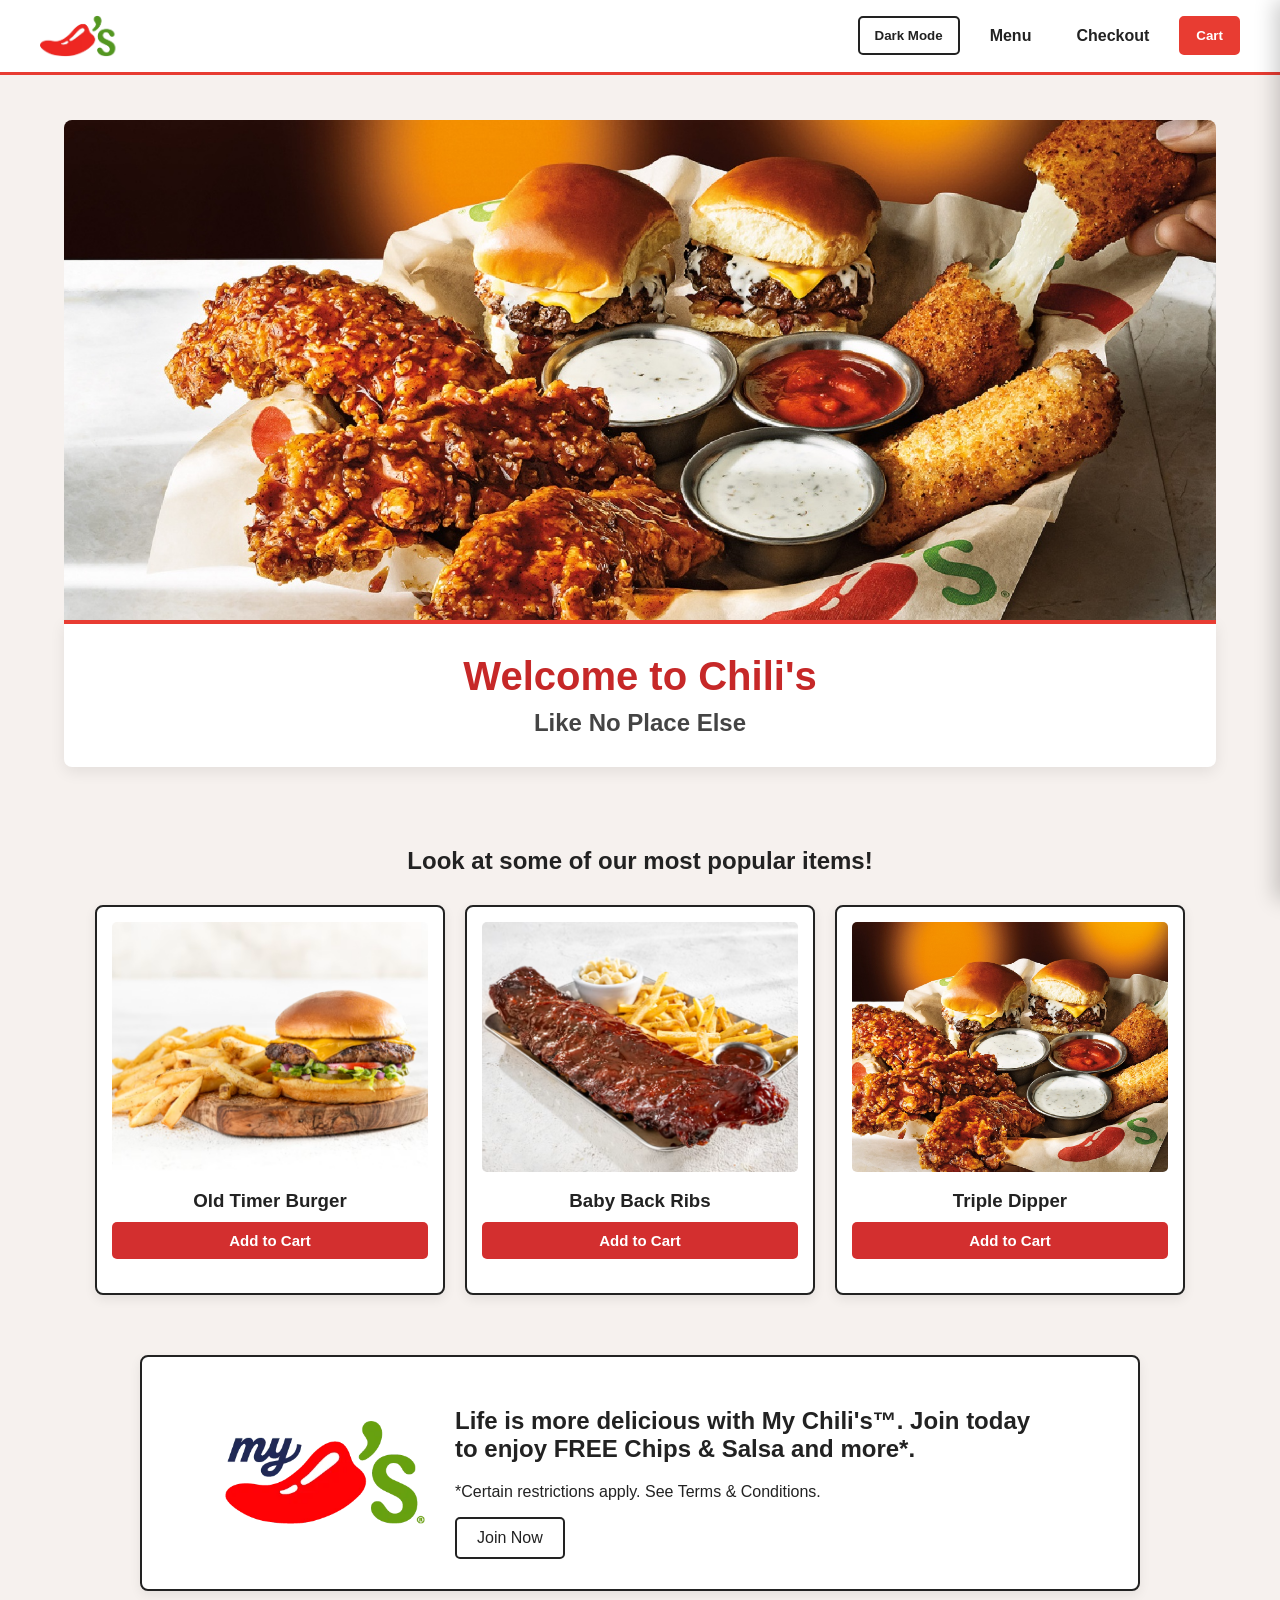
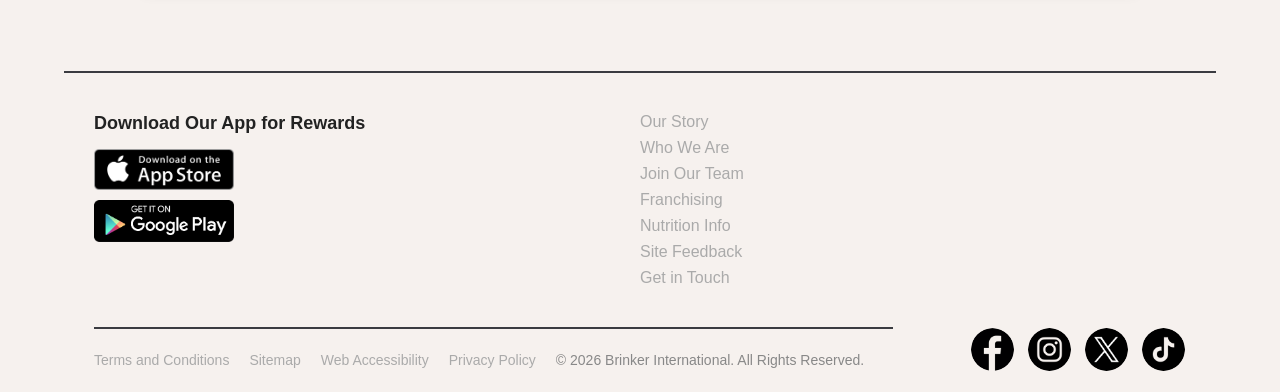
<file: index.html>
<!DOCTYPE html>
<html lang="en">

<head>
    <meta charset="UTF-8">
    <meta name="viewport" content="width=device-width, initial-scale=1.0">
    <title>Chili's</title>
    <link rel="stylesheet" href="shared/style.css">
</head>

<body>

    <header class="site-header">
        <nav class="main-nav">

            <a href="index.html">
                <img
                    src="assets/icons/main-icon.png"
                    alt="Chili's Home"
                    class="chilis-logo"
                >
            </a>

            <div class="nav-links">
                <button class="theme-btn" onclick="switchTheme()">
                    Dark Mode
                </button>

                <a href="pages/menu/index.html">Menu</a>
                <a href="pages/checkout/index.html">Checkout</a>

                <button class="cart-btn" id="cartBtn" type="button">
                    Cart
                </button>
            </div>

        </nav>
    </header>


    <main>

        <!-- Section -->
        <section class="section">

            <img
                src="assets/images/hero-img.jpg"
                alt="Chili's Triple Dipper"
                class="section-img"
            >

            <div class="section-content">
                <h1>Welcome to Chili's</h1>
                <h2>Like No Place Else</h2>
            </div>

        </section>


        <!-- Popular Items -->
        <section class="promo-content">

            <h2>Look at some of our most popular items!</h2>

            <div class="promo-items">

                <article class="promo-item">
                    <img
                        src="assets/images/Oldtimer burger.png"
                        alt="Old Timer Burger"
                    >
                    <h3>Old Timer Burger</h3> 
                    <button class="promo-add-btn" onclick="addToCart('burger')">Add to Cart</button>
                </article>

                <article class="promo-item">
                    <img
                        src="assets/images/Baby-Back-Ribs.png"
                        alt="Baby Back Ribs"
                    >
                    <h3>Baby Back Ribs</h3>
                    <button class="promo-add-btn" onclick="addToCart('baby back ribs')">Add to Cart</button>
                </article>

                <article class="promo-item">
                    <img
                        src="assets/images/hero-img.jpg"
                        alt="Triple Dipper"
                    >
                    <h3>Triple Dipper</h3>
                    <button class="promo-add-btn" onclick="addToCart('triple-dipper')">Add to Cart</button>
                </article>

            </div>

        </section>


        <!-- My Chili's -->
        <section class="my-chilis">

            <img
                src="assets/icons/my-chilis.webp"
                alt="My Chili's"
            >

            <div class="my-chilis-content">

                <h2>
                    Life is more delicious with My Chili's™.
                    Join today to enjoy FREE Chips & Salsa and more*.
                </h2>

                <p>
                    *Certain restrictions apply. See Terms & Conditions.
                </p>

                <a
                    href="https://www.chilis.com/register?section=join-now"
                    class="join-btn"
                    target="_blank"
                >
                    Join Now
                </a>

            </div>

        </section>

    </main>


   <!-- Footer -->
<footer class="footer">

    <!-- App -->
    <section class="footer-app">

        <h2>Download Our App for Rewards</h2>

        <a
            href="https://apps.apple.com/us/app/chilis/id464383246"
            target="_blank"
        >
            <img
                src="assets/icons/app-store-download.webp"
                alt="Download Chili's on the App Store"
            >
        </a>

        <a
            href="https://play.google.com/store/apps/details?id=com.brinker.chilis&pli=1"
            target="_blank"
            rel="noopener noreferrer"
        >
            <img
                src="assets/icons/android-download.png"
                alt="Download Chili's on Google Play"
            >
        </a>

    </section>


    <!-- Footer Links -->
    <nav class="footer-links">

        <a href="https://www.chilisjobs.com/our-story/" target="_blank">
            Our Story
        </a>

        <a href="https://www.chilis.com/who-we-are" target="_blank">
            Who We Are
        </a>

        <a href="https://www.chilisjobs.com/" target="_blank">
            Join Our Team
        </a>

        <a href="https://brinker.com/franchise" target="_blank">
            Franchising
        </a>

        <a href="https://restaurant.nutritionix.com/chilis/landing" target="_blank">
            Nutrition Info
        </a>

        <a href="https://chilis.qualtrics.com/jfe/form/SV_3VMPMsu61xSM5hk" target="_blank">
            Site Feedback
        </a>

        <a href="https://www.chilis.com/contact-us" target="_blank">
            Get in Touch
        </a>

    </nav>


    <!-- Social -->
    <section class="social">

        <a href="https://www.facebook.com/Chilis/" target="_blank">
            <img src="assets/icons/facebook.png" alt="Facebook">
        </a>

        <a href="https://www.instagram.com/chilis/" target="_blank">
            <img src="assets/icons/instagram.png" alt="Instagram">
        </a>

        <a href="https://twitter.com/chilis/" target="_blank">
            <img src="assets/icons/x.png" alt="X">
        </a>

        <a href="https://www.tiktok.com/@chilisofficial" target="_blank">
            <img src="assets/icons/tiktok.png" alt="TikTok">
        </a>

    </section>


    <!-- Legal -->
    <nav class="footer-legal">

        <a href="https://brinker.com/terms-and-conditions" target="_blank">
            Terms and Conditions
        </a>

        <a href="https://www.chilis.com/site-map" target="_blank">
            Sitemap
        </a>

        <a href="https://www.chilis.com/web-accessibility" target="_blank">
            Web Accessibility
        </a>

        <a href="https://brinker.com/privacy" target="_blank">
            Privacy Policy
        </a>

        <p>&copy; 2026 Brinker International. All Rights Reserved.</p>

    </nav>

</footer>
    <div id="cartMessage" class="cart-message">
    Item added to cart!
    </div>
    <script src="pages/menu/menu-data.js"></script>
    <script src="shared/app.js"></script>
</body>
</html>
</file>
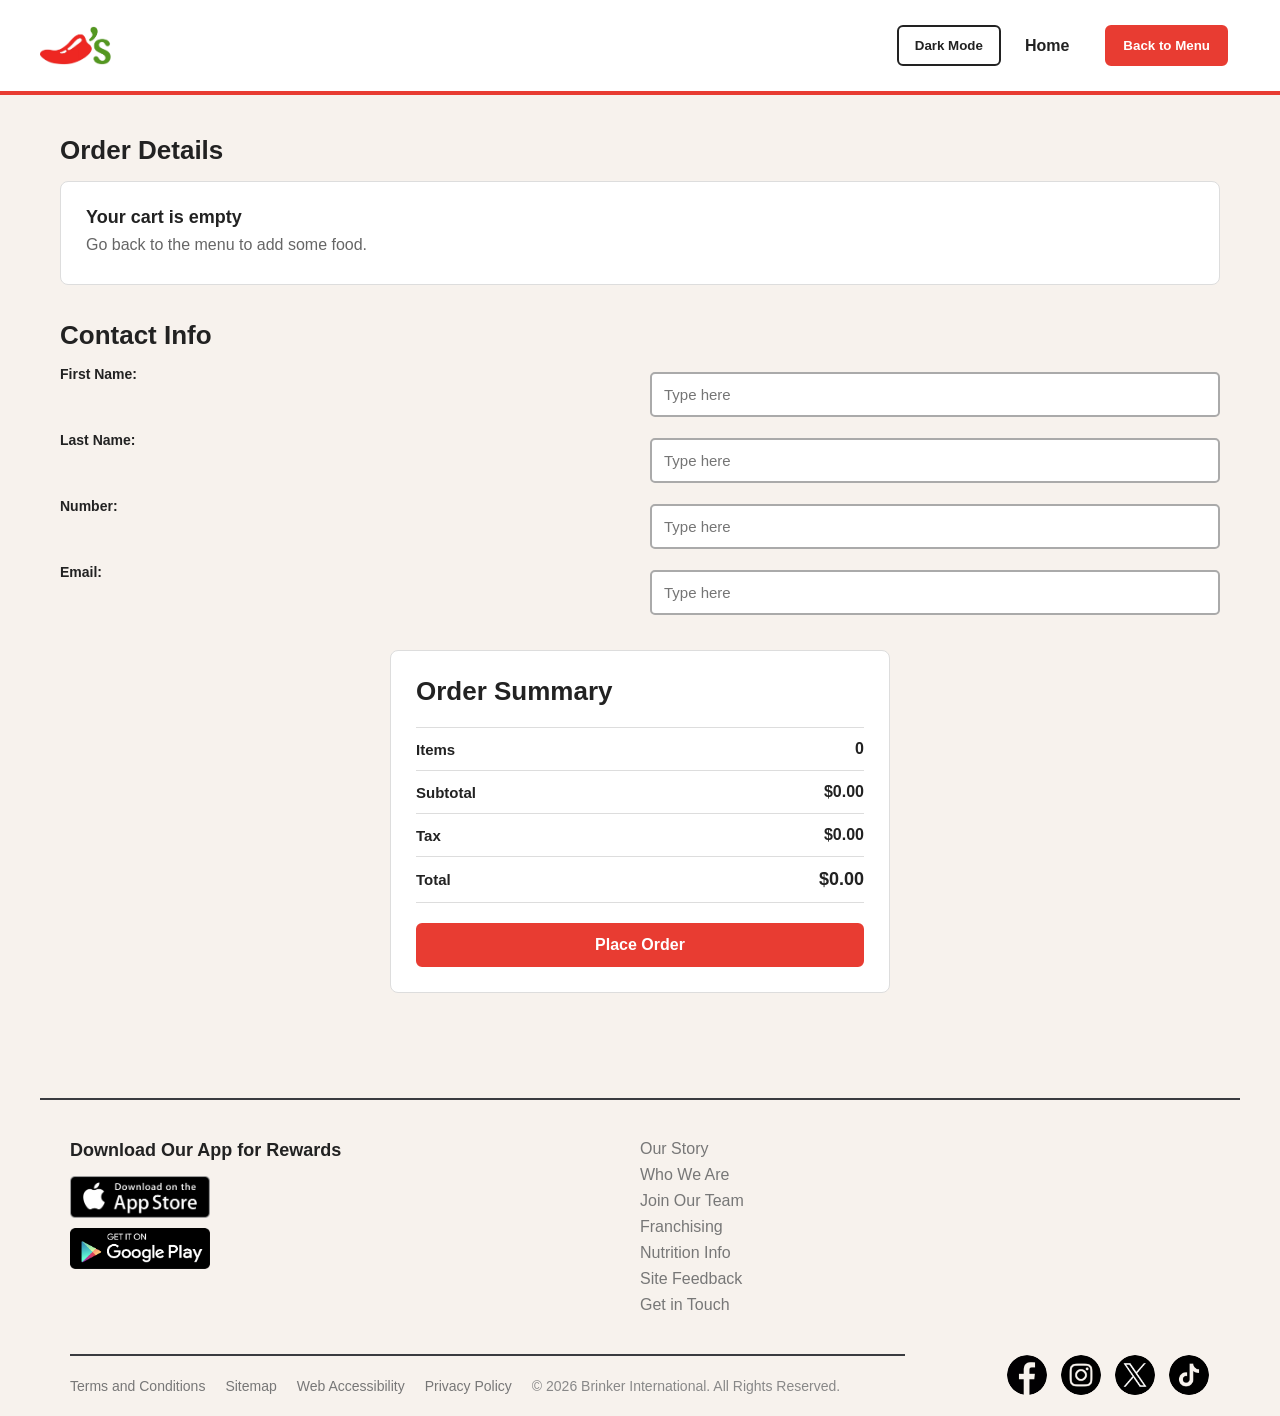
<file: pages/checkout/index.html>
<!DOCTYPE html>
<html lang="en">
<head>
    <meta charset="UTF-8">
    <meta name="viewport" content="width=device-width, initial-scale=1.0">
    <title>Checkout</title>
    <!-- <link rel="stylesheet" href="../../shared/style.css"> -->
    <link rel="stylesheet" href="../checkout/checkout.css">
</head>
<body>
    <header class="site-header">
        <nav class="main-nav">

            <a href="../../index.html">
                <img
                    src="../../assets/icons/main-icon.png"
                    alt="Chili's Home"
                    class="chilis-logo"
                >
            </a>

            <div class="nav-links">
                <button class="theme-btn" onclick="switchTheme()">
                    Dark Mode
                </button>

                <a href="../../index.html">Home</a>

                <a href="../menu/index.html">
                    <button class="menu-btn" id="menuBtn" type="button">
                    Back to Menu
                    </button>
                </a>
            </div>

        </nav>
    </header>

    <main>
        <section class="order-details">
            <div class="left-column">
                <div class="option">
                    <h1>Order Details</h1>
                </div>
                <div id="details" class="details">
                </div>
            </div>
        </section>

        <section class="contact-info">
            <h1>Contact Info</h1>
            <form>
                <label for="fname">First Name:</label>
                <input type="text" id="fname" name="fname" placeholder="Type here">

                <label for="lname">Last Name:</label>
                <input type="text" id="lname" name="lname" placeholder="Type here">

                <label for="number">Number:</label>
                <input type="text" id="number" name="number" placeholder="Type here">

                <label for="email">Email:</label>
                <input type="text" id="email" name="email" placeholder="Type here">
            </form>
        </section>

        <section class="order-summary">
            <div class="summary">
                <h1>Order Summary</h1>
                <div id="summaryInfo" class="summaryInfo">
                    
                </div>
                <button class="order-btn" id="orderBtn" type="button">
                    Place Order
                </button>
            </div>
        </section>
    </main>

       <!-- Footer -->
<footer class="footer">

    <!-- App -->
    <section class="footer-app">

        <h2>Download Our App for Rewards</h2>

        <a
            href="https://apps.apple.com/us/app/chilis/id464383246"
            target="_blank"
        >
            <img
                src="../../assets/icons/app-store-download.webp"
                alt="Download Chili's on the App Store"
            >
        </a>

        <a
            href="https://play.google.com/store/apps/details?id=com.brinker.chilis&pli=1"
            target="_blank"
            rel="noopener noreferrer"
        >
            <img
                src="../../assets/icons/android-download.png"
                alt="Download Chili's on Google Play"
            >
        </a>

    </section>


    <!-- Footer Links -->
    <nav class="footer-links">

        <a href="https://www.chilisjobs.com/our-story/" target="_blank">
            Our Story
        </a>

        <a href="https://www.chilis.com/who-we-are" target="_blank">
            Who We Are
        </a>

        <a href="https://www.chilisjobs.com/" target="_blank">
            Join Our Team
        </a>

        <a href="https://brinker.com/franchise" target="_blank">
            Franchising
        </a>

        <a href="https://restaurant.nutritionix.com/chilis/landing" target="_blank">
            Nutrition Info
        </a>

        <a href="https://chilis.qualtrics.com/jfe/form/SV_3VMPMsu61xSM5hk" target="_blank">
            Site Feedback
        </a>

        <a href="https://www.chilis.com/contact-us" target="_blank">
            Get in Touch
        </a>

    </nav>


    <!-- Social -->
    <section class="social">

        <a href="https://www.facebook.com/Chilis/" target="_blank">
            <img src="../../assets/icons/facebook.png" alt="Facebook">
        </a>

        <a href="https://www.instagram.com/chilis/" target="_blank">
            <img src="../../assets/icons/instagram.png" alt="Instagram">
        </a>

        <a href="https://twitter.com/chilis/" target="_blank">
            <img src="../../assets/icons/x.png" alt="X">
        </a>

        <a href="https://www.tiktok.com/@chilisofficial" target="_blank">
            <img src="../../assets/icons/tiktok.png" alt="TikTok">
        </a>

    </section>


    <!-- Legal -->
    <nav class="footer-legal">

        <a href="https://brinker.com/terms-and-conditions" target="_blank">
            Terms and Conditions
        </a>

        <a href="https://www.chilis.com/site-map" target="_blank">
            Sitemap
        </a>

        <a href="https://www.chilis.com/web-accessibility" target="_blank">
            Web Accessibility
        </a>

        <a href="https://brinker.com/privacy" target="_blank">
            Privacy Policy
        </a>

        <p>&copy; 2026 Brinker International. All Rights Reserved.</p>

    </nav>
</footer>
<script src="../menu/menu-data.js"></script>
<script src="../checkout/checkout.js"></script>

</body>
</html>
</file>
<file: shared/style.css>
* {
    box-sizing: border-box;
}

body {
    margin: 0;
    font-family: Arial, sans-serif;
    background-color: #f6f1ee;
    color: #222;
    transition: background-color 0.3s, color 0.3s;
}

img {
    max-width: 100%;
    display: block;
}

a {
    color: inherit;
}

a:hover {
    color: #e83c32;
}


/* darkmode */

body.dark-mode {
    background-color: #222;
    color: #f6f1ee;
}

body.dark-mode .site-header {
    background-color: #2d2d2d;
}

body.dark-mode main {
    background-color: #222;
}

body.dark-mode .section-content {
    background-color: #2d2d2d;
}

body.dark-mode .section-content h2 {
    color: #ddd;
}

body.dark-mode .promo-item {
    background-color: #2d2d2d;
}

body.dark-mode .my-chilis {
    background-color: #2d2d2d;
}

body.dark-mode .footer {
    background-color: #222;
}

body.dark-mode .footer-app h2 {
    color: #f5f5f5;
}

body.dark-mode .footer-links a,
body.dark-mode .footer-legal a {
    color: #aaa;
}

body.dark-mode .footer-links a:hover,
body.dark-mode .footer-legal a:hover {
    color: #e83c32;
}

body.dark-mode .social img {
    background-color: #f5f5f5;
}


/* header */

.site-header {
    border-bottom: 3px solid #e83c32;
    padding: 15px 30px;
    background-color: white;
    box-shadow: 0 2px 8px rgba(0, 0, 0, 0.08);
}

.main-nav {
    max-width: 1200px;
    margin: 0 auto;
    display: flex;
    align-items: center;
    justify-content: space-between;
    gap: 20px;
}

.chilis-logo {
    width: 80px;
    height: auto;
}

.nav-links {
    display: flex;
    align-items: center;
    justify-content: center;
    gap: 15px;
}

.nav-links a {
    padding: 10px 15px;
    text-decoration: none;
    font-weight: bold;
    border-radius: 5px;
    transition: background-color 0.2s, color 0.2s;
}

.nav-links a:hover {
    background-color: #f6f1ee;
    color: #e83c32;
}


/* btns */
.theme-btn,
.cart-btn {
    padding: 10px 15px;
    border: 2px solid #222;
    border-radius: 5px;
    background-color: transparent;
    color: inherit;
    font-weight: bold;
    cursor: pointer;
    transition: background-color 0.2s, color 0.2s, transform 0.2s;
}

.cart-btn {
    background-color: #e83c32;
    border-color: #e83c32;
    color: white;
}

.cart-btn:hover {
    background-color: #c92d25;
    color: white;
    transform: translateY(-1px);
}

.theme-btn:hover {
    color: #e83c32;
    border-color: #e83c32;
}


/* main */

main {
    width: 100%;
    background-color: #f6f1ee;
    padding: 20px 0;
}


/* hero */

.section {
    width: 90%;
    max-width: 1200px;
    margin: 25px auto;
}

.section-img {
    width: 100%;
    height: 500px;
    object-fit: cover;
    border-radius: 8px 8px 0 0;
}

.section-content {
    border-top: 4px solid #e83c32;
    padding: 30px;
    text-align: center;
    background-color: white;
    border-radius: 0 0 8px 8px;
    box-shadow: 0 5px 15px rgba(0, 0, 0, 0.08);
}

.section-content h1 {
    margin: 0 0 10px;
    color: #c62828;
    font-size: 40px;
}

.section-content h2 {
    margin: 0;
    color: #444;
    font-size: 24px;
}


/* popular items */

.promo-content {
    width: 90%;
    max-width: 1200px;
    margin: 30px auto;
    padding: 30px;
    text-align: center;
}

.promo-items {
    display: flex;
    justify-content: center;
    gap: 20px;
    margin-top: 30px;
}

.promo-item {
    width: 100%;
    max-width: 350px;
    min-height: 390px;
    border: 2px solid;
    padding: 15px;
    border-radius: 8px;
    background-color: white;
    display: flex;
    flex-direction: column;
    box-shadow: 0 4px 12px rgba(0, 0, 0, 0.08);
    transition: transform 0.2s, box-shadow 0.2s;
}

.promo-item:hover {
    transform: translateY(-4px);
    box-shadow: 0 8px 20px rgba(0, 0, 0, 0.12);
}

.promo-item img {
    width: 100%;
    height: 250px;
    object-fit: cover;
    border-radius: 5px;
}

.promo-item h3 {
    margin-bottom: 0;
}


/* popular items and add to cart */

.promo-add-btn {
    margin-top: 10px;
    padding: 10px 18px;
    border: none;
    border-radius: 5px;
    background: #d32f2f;
    color: white;
    font-size: 15px;
    font-weight: bold;
    cursor: pointer;
    transition: background 0.2s ease, transform 0.2s ease;
}

.promo-add-btn:hover {
    background: #b71c1c;
    transform: translateY(-1px);
}

.promo-add-btn:active {
    transform: translateY(0);
}


/* my chilis sect */

.my-chilis {
    width: 90%;
    max-width: 1000px;
    margin: 30px auto;
    padding: 30px;
    display: flex;
    align-items: center;
    justify-content: center;
    gap: 30px;
    border: 2px solid;
    border-radius: 8px;
    background-color: white;
    box-shadow: 0 4px 12px rgba(0, 0, 0, 0.07);
}

.my-chilis > img {
    width: 200px;
}

.my-chilis-content {
    max-width: 600px;
}

.join-btn {
    display: inline-block;
    border: 2px solid;
    padding: 10px 20px;
    text-decoration: none;
    border-radius: 5px;
    transition: background-color 0.2s, color 0.2s, transform 0.2s;
}

.join-btn:hover {
    background-color: #e83c32;
    color: white;
    transform: translateY(-1px);
}


/* FOOTER */

.footer {
    width: 90%;
    max-width: 1200px;
    margin: 30px auto 0;
    padding: 40px 30px 20px;
    display: grid;
    grid-template-columns: 2fr 1fr 1fr;
    gap: 40px;
    border-top: 2px solid #3a3b40;
}

.footer > section,
.footer > nav {
    border: none;
    padding: 0;
}

.footer-app {
    text-align: left;
}

.footer-app h2 {
    margin-top: 0;
    margin-bottom: 15px;
    font-size: 18px;
}

.footer-app img {
    width: 140px;
    margin: 10px 0;
}

.social {
    grid-column: 3;
    grid-row: 2;
    display: flex;
    justify-content: flex-end;
    align-items: center;
    gap: 12px;
}

.social img {
    width: 45px;
    height: auto;
    object-fit: cover;
    border-radius: 50%;
    padding: 1px;
}

.footer-links {
    display: flex;
    flex-direction: column;
    justify-content: flex-start;
    gap: 8px;
}

.footer-links a,
.footer-legal a {
    text-decoration: none;
    color: #aaa;
}

.footer-links a:hover,
.footer-legal a:hover {
    color: #e83c32;
}

.footer-legal {
    grid-column: 1 / 3;
    grid-row: 2;
    border-top: 2px solid #3a3b40 !important;
    padding-top: 20px !important;
    display: flex;
    align-items: center;
    gap: 20px;
    flex-wrap: wrap;
    font-size: 14px;
}

.footer-legal p {
    margin: 0;
    color: #888;
}


/* cart overlay */

.cart-overlay {
    position: fixed;
    inset: 0;
    background: rgba(0, 0, 0, 0.45);
    opacity: 0;
    visibility: hidden;
    pointer-events: none;
    transition: opacity 0.2s ease;
    z-index: 9998;
}

.cart-overlay.open {
    opacity: 1;
    visibility: visible;
    pointer-events: auto;
}

.cart-popup {
    position: fixed;
    top: 0;
    right: 0;
    width: 400px;
    max-width: 90vw;
    height: 100vh;
    background: white;
    padding: 25px;
    box-sizing: border-box;
    overflow-y: auto;
    transform: translateX(100%);
    transition: transform 0.25s ease;
    z-index: 9999;
    box-shadow: -5px 0 20px rgba(0, 0, 0, 0.2);
}

.cart-popup.open {
    transform: translateX(0);
}


/*cart header */

.cart-popup-top {
    display: flex;
    justify-content: space-between;
    align-items: center;
    border-bottom: 2px solid #333;
    padding-bottom: 15px;
    margin-bottom: 20px;
}

.cart-popup-top h2 {
    margin: 0;
    font-size: 26px;
}

.cart-popup-top button {
    border: none;
    background: none;
    font-size: 28px;
    cursor: pointer;
}


/* empty cart */
.cart-empty {
    text-align: center;
    padding: 30px 0;
    color: #666;
}


/* cart item*/

.cart-line {
    border-bottom: 1px solid #ccc;
    padding: 15px 0;
}

.cart-line-top {
    display: flex;
    justify-content: space-between;
    gap: 15px;
    font-weight: bold;
    margin-bottom: 10px;
}

.cart-line-bottom {
    display: flex;
    align-items: center;
    gap: 8px;
    flex-wrap: wrap;
}

.qty-btn {
    width: 30px;
    height: 30px;
    border: 1px solid #333;
    background: white;
    cursor: pointer;
    border-radius: 4px;
}

.edit-btn,
.remove-btn,
.recommend-add-btn {
    border: none;
    padding: 7px 10px;
    cursor: pointer;
    border-radius: 4px;
}

.edit-btn {
    background: #ddd;
}

.remove-btn {
    background: #e53935;
    color: white;
}


/* removed ingredients */

.removed-text {
    margin: 5px 0 10px;
    color: #c62828;
    font-size: 14px;
}


/* edit box */

.edit-box {
    margin-top: 12px;
    padding: 12px;
    background: #f5f5f5;
    border-radius: 5px;
}

.edit-note {
    margin-top: 0;
    font-size: 14px;
}

.edit-check {
    display: block;
    margin: 8px 0;
}


/* recommendations */
.recommend-title {
    font-weight: bold;
    margin-top: 25px;
}

.recommend-card {
    display: flex;
    justify-content: space-between;
    align-items: center;
    gap: 10px;
    padding: 10px 0;
    border-bottom: 1px solid #ddd;
}

.recommend-add-btn {
    background: #d32f2f;
    color: white;
}


/* subtotal */

.cart-subtotal {
    display: flex;
    justify-content: space-between;
    font-size: 20px;
    font-weight: bold;
    padding: 20px 0;
}


/* checkout */

.cart-checkout-btn {
    display: block;
    width: 100%;
    box-sizing: border-box;
    text-align: center;
    padding: 12px;
    background: #d32f2f;
    color: white;
    text-decoration: none;
    border-radius: 5px;
    font-weight: bold;
    transition: background 0.2s ease, transform 0.2s ease;
}

.cart-checkout-btn:hover {
    background: #b71c1c;
    transform: translateY(-1px);
}


/* cart-darkmode */

body.dark-mode .cart-popup {
    background: #1e1e1e;
    color: #ffffff;
    box-shadow: -5px 0 20px rgba(0, 0, 0, 0.6);
}

body.dark-mode .cart-popup-top {
    border-bottom-color: #555;
}

body.dark-mode .cart-popup-top button {
    color: #ffffff;
}

body.dark-mode .cart-empty {
    color: #cccccc;
}

body.dark-mode .cart-line {
    border-bottom-color: #444;
}

body.dark-mode .cart-line-top {
    color: #ffffff;
}

body.dark-mode .removed-text {
    color: #ff6b6b;
}

body.dark-mode .qty-btn {
    background: #333333;
    color: #ffffff;
    border-color: #666666;
}

body.dark-mode .edit-btn {
    background: #444444;
    color: #ffffff;
}

body.dark-mode .remove-btn {
    background: #d32f2f;
    color: #ffffff;
}

body.dark-mode .edit-box {
    background: #2b2b2b;
}

body.dark-mode .edit-check {
    color: #ffffff;
}

body.dark-mode .recommend-title {
    color: #ffffff;
}

body.dark-mode .recommend-card {
    border-bottom-color: #444;
    color: #ffffff;
}

body.dark-mode .cart-subtotal {
    border-top-color: #444;
    color: #ffffff;
}

body.dark-mode .cart-checkout-btn {
    background: #d32f2f;
    color: #ffffff;
}

body.dark-mode .cart-checkout-btn:hover {
    background: #b71c1c;
}

body.dark-mode .promo-add-btn {
    background: #e53935;
}

body.dark-mode .promo-add-btn:hover {
    background: #ff5252;
}

/* item added message */
.cart-message {
    position: fixed;
    bottom: 25px;
    right: 25px;
    background-color: #d32f2f;
    color: white;
    padding: 14px 20px;
    border-radius: 5px;
    font-weight: bold;
    opacity: 0;
    visibility: hidden;
    transform: translateY(20px);
    transition: 0.3s ease;
    z-index: 10000;
}

.cart-message.show {
    opacity: 1;
    visibility: visible;
    transform: translateY(0);
}


/* SMALL SCREEN */

@media (max-width: 700px) {

    /* Header */

    .site-header {
        padding: 15px;
    }

    .main-nav {
        flex-direction: column;
    }

    .nav-links {
        width: 100%;
        flex-wrap: wrap;
    }

    .nav-links a,
    .theme-btn,
    .cart-btn {
        flex: 1;
        text-align: center;
    }


    .section {
        width: 95%;
        margin: 15px auto;
    }

    .section-img {
        height: 300px;
    }

    .section-content {
        padding: 20px;
    }

    .section-content h1 {
        font-size: 30px;
    }

    .section-content h2 {
        font-size: 20px;
    }


    .promo-content {
        width: 95%;
        padding: 20px;
    }

    .promo-items {
        flex-direction: column;
        align-items: center;
    }

    .promo-item {
        max-width: 500px;
    }


    .my-chilis {
        width: 95%;
        padding: 20px;
        flex-direction: column;
        text-align: center;
    }

    .my-chilis > img {
        width: 180px;
    }


    .footer {
        width: 95%;
        padding: 30px 20px 20px;
        display: flex;
        flex-direction: column;
        gap: 30px;
    }

    .footer-app {
        text-align: center;
    }

    .footer-app img {
        margin: 10px auto;
    }

    .social {
        order: 3;
        justify-content: center;
    }

    .footer-links {
        order: 2;
        text-align: center;
        align-items: center;
    }

    .footer-legal {
        order: 4;
        justify-content: center;
        text-align: center;
        padding-top: 20px !important;
    }

    .cart-popup {
        width: 100%;
        max-width: 100%;
    }
}
</file>
<file: pages/checkout/checkout.css>
* {
    box-sizing: border-box;
}

body {
    margin: 0;
    font-family: Arial, Helvetica, sans-serif;
    background-color: #f7f2ed;
    color: #222;
    transition: background-color 0.2s, color 0.2s;
}

img {
    max-width: 100%;
    display: block;
}

a {
    color: inherit;
}

a:hover {
    color: #e83c32;
}


/* dark mode */

body.dark-mode {
    background-color: #1f1f1f;
    color: #f5f5f5;
}

body.dark-mode .site-header {
    background-color: #292929;
}

body.dark-mode .theme-btn {
    border-color: #f5f5f5;
    color: #f5f5f5;
}

body.dark-mode .details,
body.dark-mode .summaryInfo,
body.dark-mode .summary,
body.dark-mode .contact-box {
    background-color: #2d2d2d;
    border-color: #555;
}

body.dark-mode .contact-info input {
    background-color: #3a3a3a;
    color: white;
    border-color: #666;
}

body.dark-mode .contact-info input::placeholder {
    color: #bbb;
}

body.dark-mode .footer {
    background-color: #1f1f1f;
}

body.dark-mode .footer-app h2 {
    color: white;
}

body.dark-mode .footer-links a,
body.dark-mode .footer-legal a {
    color: #bbb;
}

body.dark-mode .footer-links a:hover,
body.dark-mode .footer-legal a:hover {
    color: #e83c32;
}

body.dark-mode .social img {
    background-color: white;
}


/* header */

.site-header {
    border-bottom: 4px solid #e83c32;
    padding: 15px 30px;
    background-color: white;
}

.main-nav {
    max-width: 1200px;
    margin: 0 auto;

    display: flex;
    align-items: center;
    justify-content: space-between;

    gap: 20px;
}

.chilis-logo {
    width: 75px;
    height: auto;
}

.nav-links {
    display: flex;
    align-items: center;
    gap: 12px;
}

.nav-links a {
    padding: 10px 12px;
    text-decoration: none;
    font-weight: bold;
}


/* buttons */

.theme-btn,
.menu-btn,
.edit-btn,
.order-btn {
    border-radius: 6px;
    padding: 11px 16px;
    font-weight: bold;
    cursor: pointer;
    transition: 0.2s;
}

.theme-btn {
    border: 2px solid #222;
    background-color: transparent;
    color: #222;
}

.theme-btn:hover {
    background-color: #222;
    color: white;
}

.menu-btn, 
.edit-btn {
    border: 2px solid #e83c32;
    background-color: #e83c32;
    color: white;
}

.menu-btn:hover, 
.edit-btn:hover {
    background-color: #c92d25;
    border-color: #c92d25;
}

.order-btn {
    width: 100%;
    border: 2px solid #e83c32;
    background-color: #e83c32;
    color: white;
    font-size: 16px;
}

.order-btn:hover {
    background-color: #c92d25;
    border-color: #c92d25;
}

main {
    max-width: 1200px;
    margin: 0 auto;
    padding: 20px;
}


/* order details */

.order-details {
    width: 100%;
    margin: 20px 0;
}

.left-column {
    width: 100%;
}

.option {
    display: flex;
    align-items: center;
    justify-content: space-between;

    margin-bottom: 15px;
}

.option h1,
.contact-info h1,
.summary h1 {
    margin: 0;
    font-size: 26px;
}

.details {
    border: 1px solid #ddd;
    background-color: white;
    border-radius: 8px;
    padding: 10px;
}

.checkout-item {
    padding: 15px;
    border-bottom: 1px solid #ddd;
}

.checkout-item:last-child {
    border-bottom: none;
}

.checkout-item h3 {
    margin: 0 0 8px;
    font-size: 18px;
}

.checkout-item p {
    margin: 5px 0;
    color: #666;
}

body.dark-mode .checkout-item {
    border-color: #555;
}

body.dark-mode .checkout-item p {
    color: #ccc;
}


/* contact info */

.contact-info {
    width: 100%;
    margin: 35px 0;
}

.contact-info h1 {
    margin-bottom: 15px;
}

.contact-box {
    background-color: white;
    border: 1px solid #ddd;
    border-radius: 8px;
    padding: 25px;
}

.contact-info form {
    display: grid;
    grid-template-columns: 1fr 1fr;
    gap: 15px 20px;
}

.contact-info label {
    font-size: 14px;
    font-weight: bold;
}

.contact-info input {
    width: 100%;
    margin-top: 6px;
    padding: 12px;
    border: 2px solid #aaa;
    border-radius: 5px;
    font-size: 15px;
}

.contact-info input:focus {
    outline: none;
    border-color: #e83c32;
}



/* order summary */

.order-summary {
    width: 100%;
    margin: 35px 0;
}

.summary {
    max-width: 500px;
    margin: 0 auto;
    background-color: white;
    border: 1px solid #ddd;
    border-radius: 8px;
    padding: 25px;
}

.summaryInfo {
    margin: 20px 0;
    border-top: 1px solid #ddd;
}

.summary-row {
    display: flex;
    justify-content: space-between;
    align-items: center;

    padding: 12px 0;

    border-bottom: 1px solid #ddd;
}

.summary-row h3 {
    margin: 0;
    font-size: 15px;
}

.summary-row span {
    font-weight: bold;
}

.summary-total {
    font-size: 18px;
}


/* Footer */

.footer {
    width: 100%;
    max-width: 1200px;

    margin: 50px auto 0;
    padding: 40px 30px 20px;

    display: grid;
    grid-template-columns: 2fr 1fr 1fr;

    gap: 40px;

    border-top: 2px solid #3a3b40;
}

.footer > section,
.footer > nav {
    border: none;
    padding: 0;
}

.footer-app {
    text-align: left;
}

.footer-app h2 {
    margin-top: 0;
    margin-bottom: 15px;
    font-size: 18px;
}

.footer-app img {
    width: 140px;
    margin: 10px 0;
}

.footer-links {
    display: flex;
    flex-direction: column;
    gap: 8px;
}

.footer-links a,
.footer-legal a {
    text-decoration: none;
    color: #777;
}

.footer-links a:hover,
.footer-legal a:hover {
    color: #e83c32;
}


/* Social */

.social {
    grid-column: 3;
    grid-row: 2;

    display: flex;
    justify-content: flex-end;
    align-items: center;

    gap: 12px;
}

.social img {
    width: 42px;
    height: 42px;

    object-fit: cover;
    border-radius: 50%;
    padding: 1px;
}


/* Legal */

.footer-legal {
    grid-column: 1 / 3;
    grid-row: 2;

    border-top: 2px solid #3a3b40 !important;

    padding-top: 20px !important;

    display: flex;
    align-items: center;

    gap: 20px;
    flex-wrap: wrap;

    font-size: 14px;
}

.footer-legal p {
    margin: 0;
    color: #888;
}

.checkout-item-top {
    display: flex;
    align-items: center;
    justify-content: space-between;
    gap: 10px;
    margin-bottom: 8px;
}

.checkout-item-top h3 {
    margin: 0;
}

.checkout-item .edit-btn {
    padding: 6px 12px;
    font-size: 13px;
}

.edit-box {
    margin-top: 10px;
    padding: 12px;
    border: 1px solid #ddd;
    border-radius: 8px;
    background-color: #f7f2ed;
}

.edit-note {
    margin: 0 0 8px;
    font-size: 14px;
    color: #666;
}

.edit-check {
    display: flex;
    align-items: center;
    gap: 8px;
    font-size: 14px;
    margin-bottom: 6px;
}

.removed-text {
    font-size: 14px;
    color: #e83c32;
    font-style: italic;
}


/* Dark mode */

body.dark-mode .edit-box {
    background-color: #2d2d2d;
    border-color: #555;
}

body.dark-mode .edit-note {
    color: #ccc;
}

body.dark-mode .removed-text {
    color: #ff6f66;
}

@media (max-width: 700px) {
    .checkout-item .edit-btn {
        padding: 6px 10px;
    }
}


/* SMALL SCREEEN */

@media (max-width: 700px) {

    /* Header */

    .site-header {
        padding: 15px;
    }

    .main-nav {
        flex-direction: column;
    }

    .nav-links {
        width: 100%;
        justify-content: center;
        flex-wrap: wrap;
    }


    /* Main */

    main {
        padding: 15px;
    }


    /* Order Details */

    .option {
        align-items: flex-start;
    }

    .option h1,
    .contact-info h1,
    .summary h1 {
        font-size: 22px;
    }

    .edit-btn {
        padding: 8px 12px;
    }


    /* Contact */

    .contact-info form {
        grid-template-columns: 1fr;
    }

    .contact-box {
        padding: 20px;
    }


    /* Summary */

    .summary {
        max-width: none;
        margin: 0;
    }


    /* Footer */

    .footer {
        width: 100%;
        padding: 30px 20px 20px;

        display: flex;
        flex-direction: column;

        gap: 30px;
    }

    .footer-app {
        text-align: center;
    }

    .footer-app img {
        margin: 10px auto;
    }

    .footer-links {
        order: 2;
        text-align: center;
        align-items: center;
    }

    .social {
        order: 3;
        justify-content: center;
    }

    .footer-legal {
        order: 4;

        justify-content: center;
        text-align: center;

        padding-top: 20px !important;
    }
}
</file>
